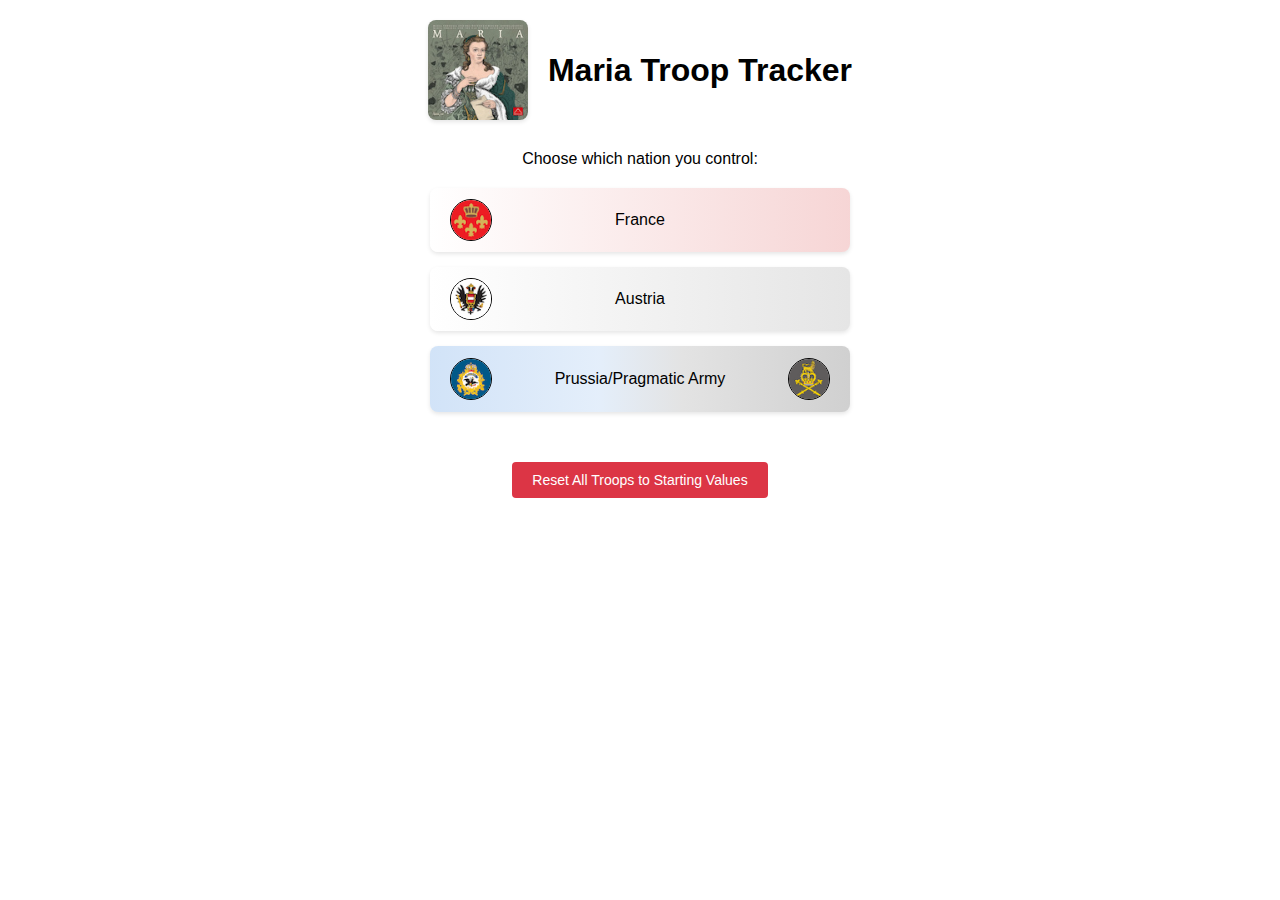
<file: index.html>
<!DOCTYPE html>
<html lang="en">
<head>
    <meta charset="UTF-8">
    <meta name="viewport" content="width=device-width, initial-scale=1.0, maximum-scale=1.0, user-scalable=no">
    <title>Maria Troop Tracker</title>
    <!-- Favicon and home screen icons -->
    <link rel="icon" type="image/png" href="images/icon.png">
    <link rel="apple-touch-icon" href="images/icon.png">
    <link rel="apple-touch-icon" sizes="152x152" href="images/icon.png">
    <link rel="apple-touch-icon" sizes="167x167" href="images/icon-650.png">
    <link rel="apple-touch-icon" sizes="180x180" href="images/icon-650.png">
    <link rel="manifest" href="manifest.json">
    <meta name="apple-mobile-web-app-capable" content="yes">
    <meta name="apple-mobile-web-app-status-bar-style" content="default">
    <meta name="apple-mobile-web-app-title" content="Maria Tracker">
    <meta name="theme-color" content="#FFFFFF">
    <link rel="stylesheet" href="styles/index.css">
</head>
<body>
    <div class="app-header">
        <img src="images/maria-thumbnail.jpg" alt="Maria Game" class="game-logo">
        <h1>Maria Troop Tracker</h1>
    </div>
    <p>Choose which nation you control:</p>
    <div class="nation-select">
        <button class="nation-button" onclick="selectNation('france')">
            <img src="images/role_france.2x.png" alt="France" class="nation-icon">
            <span class="nation-name">France</span>
        </button>
        <button class="nation-button" onclick="selectNation('austria')">
            <img src="images/role_austria.2x.png" alt="Austria" class="nation-icon">
            <span class="nation-name">Austria</span>
        </button>
        <button class="nation-button" onclick="selectNation('prussia')">
            <div class="nation-icons left">
                <img src="images/role_prussia.2x.png" alt="Prussia" class="nation-icon">
            </div>
            <span class="nation-name">Prussia/Pragmatic Army</span>
            <div class="nation-icons right">
                <img src="images/role_pragmatic.2x.png" alt="Pragmatic Army" class="nation-icon">
            </div>
        </button>
    </div>

    <button class="reset-button" onclick="showResetConfirmation()">Reset All Troops to Starting Values</button>

    <!-- Add modal dialog -->
    <div id="confirmModal" class="modal">
        <div class="modal-content">
            <h3>Reset Confirmation</h3>
            <p>Are you sure you want to reset all troops to their starting values? This cannot be undone.</p>
            <div class="modal-buttons">
                <button class="modal-cancel" onclick="closeModal()">Cancel</button>
                <button class="modal-confirm" onclick="resetToStartingValues()">Reset</button>
            </div>
        </div>
    </div>

    <script type="module">
        import { nationGenerals } from './data/nations.js';

        function selectNation(nation) {
            window.location.href = `tracker.html?nation=${nation}`;
        }
        window.selectNation = selectNation;

        function checkNationModifications() {
            const saxonyModifier = localStorage.getItem('saxonyModifier');
            const saxonySwitched = localStorage.getItem('saxonySwitched') === 'true';
            const generalsData = JSON.parse(localStorage.getItem('generalsData') || '{}');
            
            // Check for troop modifications
            const hasModifications = (nation) => {
                if (!generalsData[nation]) return false;
                return Object.entries(generalsData[nation]).some(([general, troops]) => {
                    const originalGeneral = nationGenerals[nation]?.find(g => g.name === general);
                    return (originalGeneral?.troops || 0) !== troops;
                });
            };

            // Add modified class for both Saxony changes and troop modifications
            const austriaButton = document.querySelector('.nation-button[onclick*="austria"]');
            const prussiaButton = document.querySelector('.nation-button[onclick*="prussia"]');
            const franceButton = document.querySelector('.nation-button[onclick*="france"]');

            if (austriaButton) {
                austriaButton.classList.toggle('modified', 
                    (saxonySwitched && saxonyModifier?.toLowerCase() === 'austria') || 
                    hasModifications('Austria') ||
                    (saxonySwitched && hasModifications('Saxony')));
            }
            if (prussiaButton) {
                prussiaButton.classList.toggle('modified', 
                    (saxonySwitched && saxonyModifier?.toLowerCase() === 'prussia') || 
                    hasModifications('Prussia') || 
                    hasModifications('Pragmatic Army') ||
                    (!saxonySwitched && hasModifications('Saxony')));
            }
            if (franceButton) {
                franceButton.classList.toggle('modified', 
                    hasModifications('France') || 
                    hasModifications('Bavaria'));
            }
        }

        function showResetConfirmation() {
            document.getElementById('confirmModal').style.display = 'block';
        }
        window.showResetConfirmation = showResetConfirmation;

        function closeModal() {
            document.getElementById('confirmModal').style.display = 'none';
        }
        window.closeModal = closeModal;

        function resetToStartingValues() {
            localStorage.clear();
            closeModal();
            // Show feedback to user
            alert('All troops have been reset to their starting values!');
            // Update button states after reset
            checkNationModifications();
        }
        window.resetToStartingValues = resetToStartingValues;

        // Close modal if clicking outside
        window.onclick = function(event) {
            const modal = document.getElementById('confirmModal');
            if (event.target === modal) {
                closeModal();
            }
        }

        // Check for modifications when the page loads
        document.addEventListener('DOMContentLoaded', checkNationModifications);
    </script>
</body>
</html>
</file>
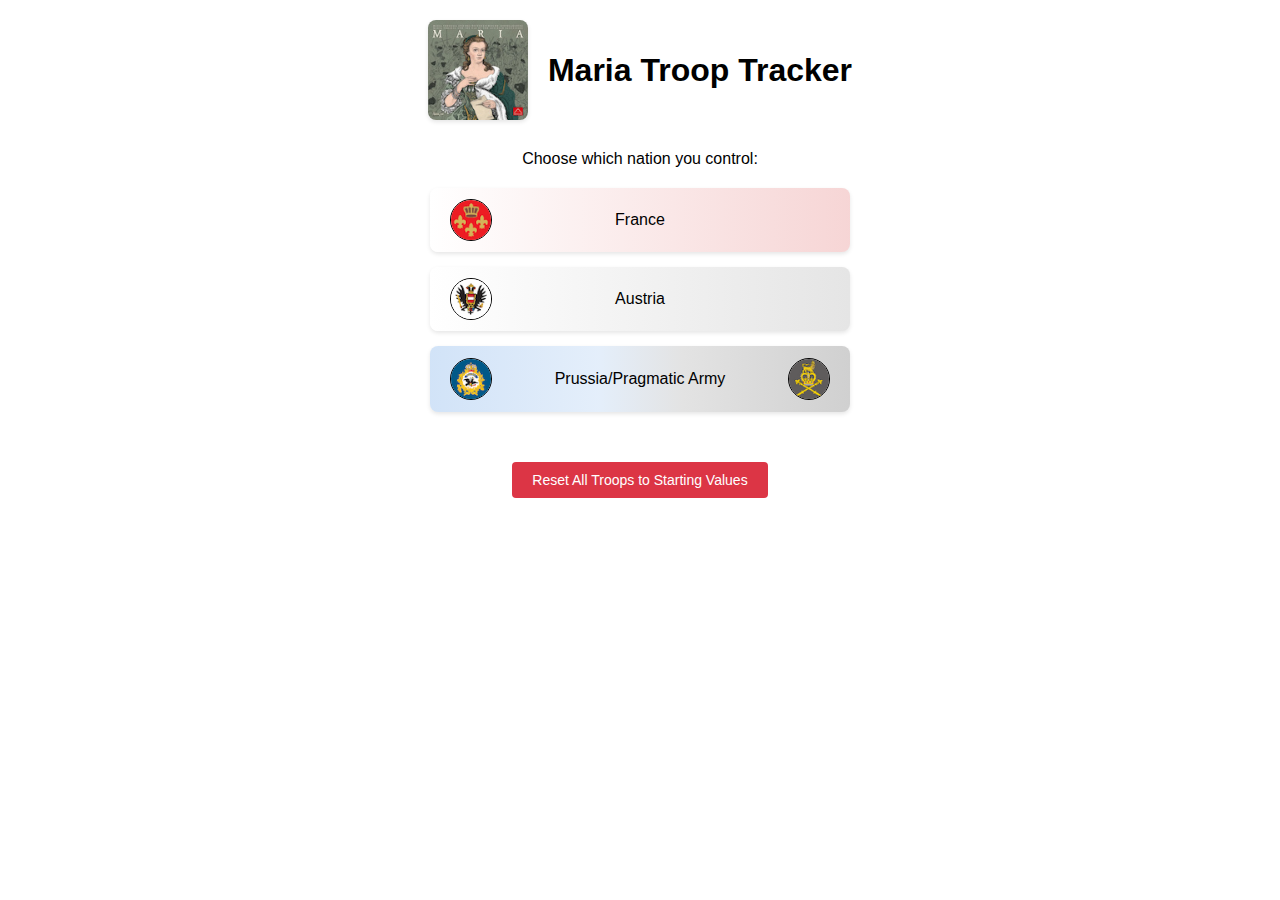
<file: battle.html>
<!DOCTYPE html>
<html lang="en">
<head>
    <meta charset="UTF-8">
    <meta name="viewport" content="width=device-width, initial-scale=1.0">
    <title>Battle Strength - Maria Troop Tracker</title>
    <link rel="icon" type="image/jpeg" href="images/maria-thumbnail.jpg">
    <link rel="stylesheet" href="styles/battle.css">
</head>
<body>
    <a href="#" onclick="clearSelectionsAndGoBack(); return false;" class="back-button">← Back to Troop Tracker</a>
    <h1>Battle Strength</h1>
    
    <div id="battleContainer" class="battle-container">
        <div class="total-strength">
            <h2>Total Battle Strength</h2>
            <div class="strength-number">0</div>
        </div>
        <div id="supremeCommander" class="commander-section">
            <h2>Supreme Commander</h2>
            <div class="general-info"></div>
        </div>
        <div id="subordinateCommander" class="commander-section" style="display: none;">
            <h2>Subordinate Commander</h2>
            <div class="general-info"></div>
        </div>
    </div>

    <script type="module">
        import { getNationId, getNationImageName } from './data/nations.js';

        function clearSelectionsAndGoBack() {
            // Clear battle-related data from localStorage
            localStorage.removeItem('battleGenerals');
            localStorage.removeItem('supremeCommander');
            // Force a reload of the tracker page to ensure it reinitializes
            window.location.href = document.referrer;
        }
        window.clearSelectionsAndGoBack = clearSelectionsAndGoBack;

        document.addEventListener('DOMContentLoaded', () => {
            const battleGenerals = JSON.parse(localStorage.getItem('battleGenerals') || '[]');
            
            if (battleGenerals.length === 0) {
                window.location.href = 'index.html';
                return;
            }

            // Get supreme commander if it was selected for same-rank generals
            const supremeCommander = localStorage.getItem('supremeCommander');
            let generals = [...battleGenerals];

            // If we have a supreme commander selected (for same-rank generals)
            if (supremeCommander && battleGenerals[0].rank === battleGenerals[1]?.rank) {
                const supreme = JSON.parse(supremeCommander);
                generals = battleGenerals.sort((a, b) => {
                    if (a.name === supreme.name) return -1;
                    if (b.name === supreme.name) return 1;
                    return 0;
                });
            } else {
                // Sort generals by rank (lower rank number = higher rank)
                generals.sort((a, b) => a.rank - b.rank);
            }

            // Display supreme commander (first general)
            const supremeDiv = document.querySelector('#supremeCommander .general-info');
            supremeDiv.innerHTML = createGeneralDisplay(generals[0], true, generals[1]?.rank);

            // Display subordinate if exists
            if (generals.length > 1) {
                const subordinateDiv = document.querySelector('#subordinateCommander');
                subordinateDiv.style.display = 'block';
                subordinateDiv.querySelector('.general-info').innerHTML = createGeneralDisplay(generals[1], false, generals[0].rank);
            }

            // Update total strength
            const totalStrength = generals.reduce((sum, general) => sum + general.troops, 0);
            document.querySelector('.strength-number').textContent = totalStrength;
        });

        function createGeneralDisplay(general, isSupreme, otherRank) {
            // Only show supreme commander note if:
            // 1. This is the supreme commander (isSupreme is true)
            // 2. Both generals have the same rank
            // 3. A supreme commander was explicitly selected
            const showSupremeNote = isSupreme && 
                                  general.rank === otherRank && 
                                  localStorage.getItem('supremeCommander');
            
            const nationId = getNationId(general.nation);
            
            return `
                <div class="nation-${nationId}">
                    <div class="general-card">
                        <div class="general-header">
                            <img src="images/role_${getNationImageName(general.nation)}.2x.png" alt="${general.nation}" class="nation-icon">
                            <div class="name-and-rank">
                                <span class="general-name">${general.name}</span>
                                ${general.rank ? `<span class="rank-badge">Rank ${general.rank}</span>` : ''}
                                ${showSupremeNote ? '<span class="supreme-note">user selected supreme commander</span>' : ''}
                            </div>
                        </div>
                        <div class="general-details">
                            <div class="nation-name">${general.nation}</div>
                            <div class="troop-strength">Strength: ${general.troops}</div>
                        </div>
                    </div>
                </div>
            `;
        }
    </script>
</body>
</html>
</file>
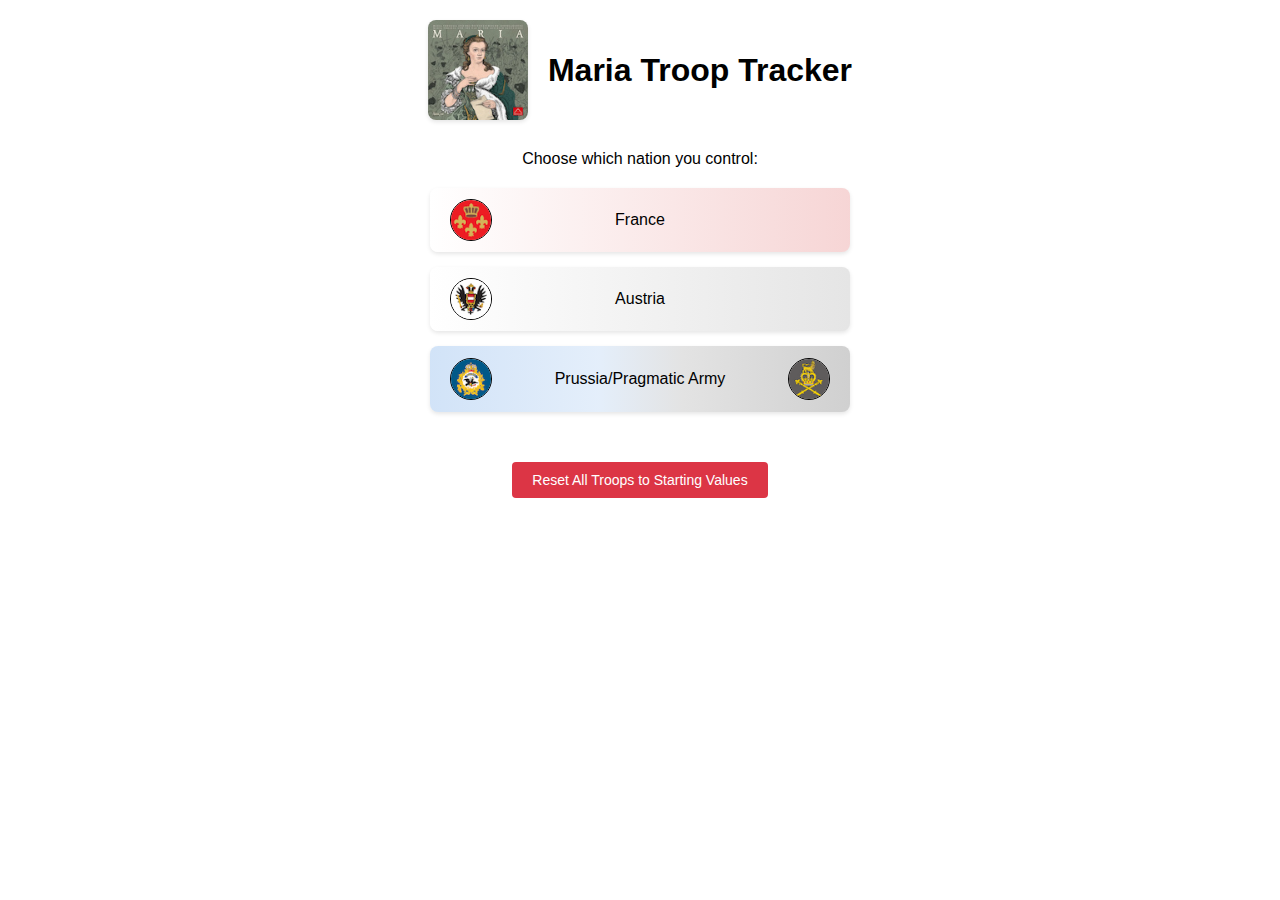
<file: tracker.html>
<!DOCTYPE html>
<html lang="en">
<head>
    <meta charset="UTF-8">
    <meta name="viewport" content="width=device-width, initial-scale=1.0, maximum-scale=1.0, user-scalable=no">
    <title>Maria Troop Tracker</title>
    <link rel="stylesheet" href="styles/tracker.css">
</head>
<body>
    <a href="index.html" class="back-button">← Back to Nation Selection</a>
    <div class="page-header">
        <h1>Troop Tracker</h1>
        <div class="header-buttons">
            <button id="setupModeButton" class="setup-mode-button" onclick="toggleSetup()" style="display: none;">
                Enter Setup Mode
            </button>
            <button id="viewBattleStrength" class="battle-strength-button" onclick="viewBattleStrength()" disabled>
                View Battle Strength
            </button>
        </div>
    </div>
    
    <div id="nationsContainer" class="nations-container"></div>
    <div id="winterScoringContainer" class="winter-scoring-container"></div>

    <!-- Add modal dialog -->
    <div id="confirmModal" class="modal">
        <div class="modal-content">
            <h3 id="modalTitle"></h3>
            <p id="modalMessage"></p>
            <div class="modal-buttons">
                <button class="modal-cancel" onclick="closeModal()">Cancel</button>
                <button id="modalConfirm" class="modal-confirm">Confirm</button>
            </div>
        </div>
    </div>

    <script type="module">
        import { nations, nationGroups, nationGenerals, getNationId, getNationImageName, getNationSetupLimit, getStartingTroops } from './data/nations.js';
        import { initializeWinterScoring, selectYear, recordWinterScores, viewFinalScores } from './js/winter-scoring.js';

        // Get the nation from URL parameters
        const urlParams = new URLSearchParams(window.location.search);
        const mainNation = urlParams.get('nation');

        if (!mainNation) {
            window.location.href = 'index.html';
        }

        // Track if Saxony has switched sides
        let saxonySwitched = localStorage.getItem('saxonySwitched') === 'true';

        const MAX_TROOPS = 8;

        // Setup mode state
        let isSetupMode = localStorage.getItem('setupMode') === 'true';
        let setupModeCompleted = localStorage.getItem('setupModeCompleted') === 'true';

        // Store generals and their troop counts
        let generalsData = JSON.parse(localStorage.getItem('generalsData')) || {};
        
        // Store the initial state for comparison
        let initialGeneralsData = {};
        
        // Initialize all nations with their generals
        Object.entries(nationGenerals).forEach(([nation, generals]) => {
            if (!generalsData[nation]) {
                generalsData[nation] = {};
            }
            if (!initialGeneralsData[nation]) {
                initialGeneralsData[nation] = {};
            }
            
            generals.forEach(general => {
                // Only initialize if the general doesn't exist in generalsData
                if (!(general.name in generalsData[nation])) {
                    // Set to 0 if no starting troops, otherwise use the starting troops
                    generalsData[nation][general.name] = general.troops || 0;
                }
                // Always set initial state
                initialGeneralsData[nation][general.name] = general.troops || 0;
            });
        });

        // Save the initialized data
        localStorage.setItem('generalsData', JSON.stringify(generalsData));
        localStorage.setItem('initialGeneralsData', JSON.stringify(initialGeneralsData));

        // Function to check if current state matches initial state
        function isInitialState() {
            const currentData = JSON.parse(localStorage.getItem('generalsData')) || {};
            const initialData = JSON.parse(localStorage.getItem('initialGeneralsData')) || {};
            
            for (const nation in initialData) {
                for (const general in initialData[nation]) {
                    if (currentData[nation]?.[general] !== initialData[nation][general]) {
                        return false;
                    }
                }
            }
            return true;
        }

        // Function to update setup mode button visibility
        function updateSetupButtonVisibility() {
            const setupButton = document.getElementById('setupModeButton');
            if (isSetupMode || isInitialState()) {
                setupButton.style.display = '';
            } else {
                setupButton.style.display = 'none';
            }
        }

        // Initialize the page
        function initializePage() {
            const nationsContainer = document.getElementById('nationsContainer');
            if (!nationsContainer) {
                console.error('Nations container not found');
                return;
            }

            // Clear the container
            nationsContainer.innerHTML = '';

            const filteredNations = nationGroups[mainNation].filter(nation => {
                // Only filter out Saxony if we're Prussia and it's switched to Austria
                if (nation === 'Saxony') {
                    return !(mainNation === 'prussia' && saxonySwitched);
                }
                return true;
            });
            
            const shouldShowAddButton = 
                (mainNation === 'prussia' && saxonySwitched) || 
                (mainNation === 'austria' && !saxonySwitched);

            // Show/hide setup mode button based on state
            updateSetupButtonVisibility();
            
            // Update setup button state if in setup mode
            if (isSetupMode) {
                const setupButton = document.getElementById('setupModeButton');
                setupButton.textContent = 'Exit Setup Mode';
                setupButton.classList.add('active');
                document.getElementById('viewBattleStrength').style.display = 'none';
            }

            // Create all nation sections and their content
            filteredNations.forEach(nation => {
                const nationId = getNationId(nation);
                const nationSection = document.createElement('div');
                nationSection.className = 'nation-section nation-' + nationId;
                
                const headerContent = `
                    <h2 class="nation-header" id="nation-header-${nationId}">
                        <div class="nation-title">
                            <img src="images/role_${getNationImageName(nation)}.2x.png" alt="${nation}" class="nation-icon">
                            ${nation}
                        </div>
                        ${(nation === 'Austria' || nation === 'Prussia') && shouldShowAddButton ? 
                            `<button class="add-saxony setup-mode-hidden" onclick="addSaxonyToNation('${nation}')">
                                Add Saxony
                            </button>` : ''}
                        ${nation === 'Saxony' ? 
                            `<button class="saxony-control setup-mode-hidden" onclick="removeSaxony()">
                                Remove Saxony
                            </button>` : ''}
                    </h2>
                    <div class="troop-total">Total Troops: <span class="troop-total-number" id="total_${nationId}">0</span></div>
                `;

                const generalsContent = `
                    <div id="generalsList_${nationId}">
                        ${(nationGenerals[nation] || []).map(general => {
                            const currentCount = generalsData[nation]?.[general.name] || general.troops || 0;
                            const isEliminated = !isSetupMode && currentCount === 0;
                            const isDisabled = isSetupMode && (nation === 'Bavaria' || nation === 'Saxony');
                            const isDecrementDisabled = isDisabled;
                            
                            return `
                                <div class="general ${isEliminated ? 'eliminated' : ''}" data-general="${general.name}" data-nation="${nation}" data-rank="${general.rank}">
                                    ${!isSetupMode ? `
                                    <div class="general-select">
                                        <input type="checkbox" 
                                               onchange="handleGeneralSelection(this)"
                                               ${isEliminated ? 'disabled' : ''}>
                                    </div>
                                    ` : ''}
                                    <div class="general-info">
                                        <div class="general-name">
                                            <span class="rank-number">${general.rank}</span>
                                            ${general.name}
                                        </div>
                                        ${isSetupMode && general.startingPosition ? `<div class="starting-position">Starting position: ${general.startingPosition}</div>` : ''}
                                    </div>
                                    <div class="troop-controls">
                                        <button onclick="updateTroops('${nation}', '${general.name}', -1)" ${isDecrementDisabled ? 'disabled' : ''}>-</button>
                                        <span class="troop-count">${currentCount}</span>
                                        <button onclick="updateTroops('${nation}', '${general.name}', 1)" ${isDisabled ? 'disabled' : ''}>+</button>
                                        <span class="max-troops">/ ${MAX_TROOPS}</span>
                                    </div>
                                </div>
                            `;
                        }).join('')}
                    </div>
                `;

                const setupInfoContent = `
                    <div class="setup-info">
                        <div class="info-item">
                            <span class="info-label">Supply train${(() => {
                                const nationData = nations[nation];
                                if (!nationData?.supplyTrains) return '';
                                return nationData.supplyTrains.length > 1 ? 's' : '';
                            })()}:</span>
                            <span class="info-value">${(() => {
                                const nationData = nations[nation];
                                if (!nationData?.supplyTrains) return '';
                                return nationData.supplyTrains.join(', ');
                            })()}</span>
                        </div>
                        <div class="info-item">
                            <span class="info-label">Starting Cards:</span>
                            <span class="info-value">${nations[nation]?.startingCards || '0'}</span>
                        </div>
                        <div class="info-item">
                            <span class="info-label">Card Draw:</span>
                            <span class="info-value">${nations[nation]?.cardDraw || '0'}</span>
                        </div>
                    </div>
                `;

                nationSection.innerHTML = headerContent + generalsContent + setupInfoContent;
                nationsContainer.appendChild(nationSection);
            });

            // Add Saxony section if needed
            if (mainNation === 'austria' && saxonySwitched) {
                const saxonySection = document.createElement('div');
                saxonySection.className = 'nation-section nation-saxony';
                
                const headerContent = `
                    <h2 class="nation-header">
                        <div class="nation-title">
                            <img src="images/role_saxony.2x.png" alt="Saxony" class="nation-icon">
                            Saxony
                        </div>
                        <button class="saxony-control setup-mode-hidden" onclick="removeSaxony()">Remove Saxony</button>
                    </h2>
                    <div class="troop-total">Total Troops: <span class="troop-total-number" id="total_Saxony">0</span></div>
                `;

                const generalsContent = `
                    <div id="generalsList_Saxony">
                        ${nationGenerals['Saxony'].map(general => {
                            const currentCount = generalsData['Saxony']?.[general.name] || general.troops || 0;
                            const isEliminated = !isSetupMode && currentCount === 0;
                            const isDisabled = isSetupMode && (nation === 'Bavaria' || nation === 'Saxony');
                            const isDecrementDisabled = isDisabled;
                            
                            return `
                                <div class="general ${isEliminated ? 'eliminated' : ''}" data-general="${general.name}" data-nation="Saxony" data-rank="${general.rank}">
                                    ${!isSetupMode ? `
                                    <div class="general-select">
                                        <input type="checkbox" 
                                               onchange="handleGeneralSelection(this)"
                                               ${isEliminated ? 'disabled' : ''}>
                                    </div>
                                    ` : ''}
                                    <div class="general-info">
                                        <div class="general-name">
                                            <span class="rank-number">${general.rank}</span>
                                            ${general.name}
                                        </div>
                                        ${isSetupMode && general.startingPosition ? `<div class="starting-position">Starting position: ${general.startingPosition}</div>` : ''}
                                    </div>
                                    <div class="troop-controls">
                                        <button onclick="updateTroops('Saxony', '${general.name}', -1)" ${isDecrementDisabled ? 'disabled' : ''}>-</button>
                                        <span class="troop-count">${currentCount}</span>
                                        <button onclick="updateTroops('Saxony', '${general.name}', 1)" ${isDisabled ? 'disabled' : ''}>+</button>
                                        <span class="max-troops">/ ${MAX_TROOPS}</span>
                                    </div>
                                </div>
                            `;
                        }).join('')}
                    </div>
                `;

                saxonySection.innerHTML = headerContent + generalsContent;
                nationsContainer.appendChild(saxonySection);
            }

            // Update all nation totals
            filteredNations.forEach(nation => {
                updateNationTotal(nation);
            });
            if (mainNation === 'austria' && saxonySwitched) {
                updateNationTotal('Saxony');
            }

            // Clear any previous general selections after content is created
            const checkboxes = document.querySelectorAll('.general-select input[type="checkbox"]');
            checkboxes.forEach(checkbox => checkbox.checked = false);
            selectedGenerals = [];
            document.getElementById('viewBattleStrength').disabled = true;
        }

        function updateTroops(nation, general, change) {
            const nationId = getNationId(nation);
            const generalElement = document.querySelector(`#generalsList_${nationId} .general[data-general="${general}"]`);
            if (!generalElement) return;
            
            const countElement = generalElement.querySelector('.troop-count');
            const currentCount = parseInt(countElement.textContent);
            const generalData = nationGenerals[nation].find(g => g.name === general);
            const startingTroops = generalData?.troops || 0;
            
            // Setup mode restrictions
            if (isSetupMode) {
                // Bavaria and Saxony cannot be changed in setup mode
                if (nation === 'Bavaria' || nation === 'Saxony') {
                    return;
                }

                // Cannot decrease below starting troops in setup mode
                if (change < 0 && currentCount <= startingTroops) {
                    return;
                }
                
                // Check nation's total troop limit
                const setupLimit = getNationSetupLimit(nation);
                const nationTotal = Object.values(generalsData[nation] || {}).reduce((sum, count) => sum + count, 0);
                
                if (change > 0 && nationTotal + change > setupLimit) {
                    return;
                }
            } else {
                // Outside of setup mode, only prevent going below 0
                if (change < 0 && currentCount <= 0) {
                    return;
                }
            }
            
            // Calculate new count - allow going to 0 outside setup mode
            const newCount = Math.max(0, Math.min(MAX_TROOPS, currentCount + change));
            
            // Update the display
            countElement.textContent = newCount;
            
            // Update button disabled state
            const decrementButton = generalElement.querySelector('.troop-controls button:first-child');
            decrementButton.disabled = newCount <= 0 || (isSetupMode && newCount <= startingTroops);
            
            // Update eliminated status and checkbox if not in setup mode
            if (!isSetupMode) {
                const checkbox = generalElement.querySelector('input[type="checkbox"]');
                if (newCount === 0) {
                    generalElement.classList.add('eliminated');
                    checkbox.disabled = true;
                    checkbox.checked = false;
                    // Remove from selected generals if was selected
                    selectedGenerals = selectedGenerals.filter(g => g.name !== general);
                } else if (currentCount === 0) {
                    // Only remove eliminated status if coming from 0
                    generalElement.classList.remove('eliminated');
                    checkbox.disabled = false;
                }
            }

            // Store the data
            if (!generalsData[nation]) {
                generalsData[nation] = {};
            }
            generalsData[nation][general] = newCount;

            // Update the nation's total
            updateNationTotal(nation);
            
            // Save to localStorage
            localStorage.setItem('generalsData', JSON.stringify(generalsData));
            
            // Update battle strength button state if not in setup mode
            if (!isSetupMode) {
                document.getElementById('viewBattleStrength').disabled = selectedGenerals.length === 0;
            }

            // Update setup button visibility
            updateSetupButtonVisibility();
        }

        function updateTroopDisplay(nation, general, count) {
            const nationId = getNationId(nation);
            const generalElement = document.querySelector(`#generalsList_${nationId} .general[data-general="${general}"]`);
            const countElement = generalElement.querySelector('.troop-count');
            
            countElement.textContent = count;
            
            // Update eliminated status
            if (count === 0) {
                generalElement.classList.add('eliminated');
            } else {
                generalElement.classList.remove('eliminated');
            }

            // Store the data
            if (!generalsData[nation]) {
                generalsData[nation] = {};
            }
            generalsData[nation][general] = count;

            // Update the nation's total
            updateNationTotal(nation);
        }

        function updateNationTotal(nation) {
            const nationId = getNationId(nation);
            const totalElement = document.getElementById(`total_${nationId}`);
                const total = Object.values(generalsData[nation] || {}).reduce((sum, count) => sum + count, 0);
            
            if (isSetupMode && nation !== 'Bavaria' && nation !== 'Saxony') {
                const setupLimit = getNationSetupLimit(nation);
                totalElement.textContent = `${total}/${setupLimit}`;
            } else {
                totalElement.textContent = total;
            }
        }

        function saveGeneralsData() {
            localStorage.setItem('generalsData', JSON.stringify(generalsData));
        }

        function showModal(title, message, onConfirm) {
            const modal = document.getElementById('confirmModal');
            const modalTitle = document.getElementById('modalTitle');
            const modalMessage = document.getElementById('modalMessage');
            const confirmButton = document.getElementById('modalConfirm');

            modalTitle.textContent = title;
            modalMessage.textContent = message;
            confirmButton.onclick = () => {
                modal.classList.remove('show');
                onConfirm();
            };
            
            modal.classList.add('show');
        }

        function closeModal() {
            const modal = document.getElementById('confirmModal');
            modal.classList.remove('show');
        }

        function removeSaxony() {
            const message = mainNation === 'prussia' ? 
                'Are you sure you want to remove Saxony? It will become available to Austria.' :
                'Are you sure you want to remove Saxony? It will return to Prussia.';
            
            showModal(
                'Remove Saxony',
                message,
                () => {
                    const isFromPrussia = mainNation === 'prussia';
                    localStorage.setItem('saxonySwitched', isFromPrussia);
                    localStorage.setItem('saxonyModifier', isFromPrussia ? 'Prussia' : 'Austria');
                    window.location.reload();
                }
            );
        }

        function addSaxonyToNation(nation) {
            showModal(
                'Add Saxony',
                `Add Saxony to ${nation}?`,
                () => {
                    localStorage.setItem('saxonySwitched', nation === 'Austria');
                    localStorage.setItem('saxonyModifier', nation);
                    window.location.reload();
                }
            );
        }

        // Track selected generals
        let selectedGenerals = [];

        function handleGeneralSelection(checkbox) {
            const generalDiv = checkbox.closest('.general');
            const generalName = generalDiv.dataset.general;
            const nation = generalDiv.dataset.nation;
            const rank = parseInt(generalDiv.dataset.rank);
            const troops = parseInt(generalDiv.querySelector('.troop-count').textContent);

            if (checkbox.checked) {
                // Check if we can add this general
                if (selectedGenerals.length >= 2) {
                    checkbox.checked = false;
                    alert('You can only select up to two generals');
                    return;
                }

                // Check Prussia/Pragmatic Army restrictions
                const isPrag = nation === 'Pragmatic Army';
                const isPrusOrSax = nation === 'Prussia' || nation === 'Saxony';
                const hasPrag = selectedGenerals.some(g => g.nation === 'Pragmatic Army');
                const hasPrusOrSax = selectedGenerals.some(g => g.nation === 'Prussia' || g.nation === 'Saxony');

                if ((isPrag && hasPrusOrSax) || (isPrusOrSax && hasPrag)) {
                    checkbox.checked = false;
                    alert('Pragmatic Army cannot be combined with Prussia or Saxony');
                    return;
                }

                selectedGenerals.push({ name: generalName, nation, rank, troops });
            } else {
                selectedGenerals = selectedGenerals.filter(g => g.name !== generalName);
            }

            // Clear any previous supreme commander selection when changing generals
            localStorage.removeItem('supremeCommander');
            localStorage.removeItem('battleGenerals');

            // Enable/disable the View Battle Strength button
            document.getElementById('viewBattleStrength').disabled = selectedGenerals.length === 0;
        }

        function showSupremeCommanderModal() {
            const modal = document.createElement('div');
            modal.id = 'supremeCommanderModal';
            modal.className = 'modal';
            modal.innerHTML = `
                <div class="modal-content">
                    <h3>Select Supreme Commander</h3>
                    <p>Both generals have the same rank. Please select who will be the supreme commander:</p>
                    <div class="modal-buttons">
                        ${selectedGenerals.map((general, index) => `
                            <button onclick="selectSupremeCommander(${index})" class="modal-button">
                                ${general.name} (${general.nation})
                            </button>
                        `).join('')}
                    </div>
                </div>
            `;
            document.body.appendChild(modal);
            modal.classList.add('show');
        }

        function selectSupremeCommander(index) {
            const supremeCommander = selectedGenerals[index];
            localStorage.setItem('supremeCommander', JSON.stringify(supremeCommander));
            document.getElementById('supremeCommanderModal').remove();
            // After selecting supreme commander, proceed to battle page
            window.location.href = 'battle.html';
        }

        function viewBattleStrength() {
            if (selectedGenerals.length === 0) return;

            // Store selected generals in localStorage
            localStorage.setItem('battleGenerals', JSON.stringify(selectedGenerals));

            // Check if we need a supreme commander selection
            if (selectedGenerals.length === 2 && selectedGenerals[0].rank === selectedGenerals[1].rank) {
                showSupremeCommanderModal();
                return;
            }

            // If no supreme commander needed, clear any previous selection
            localStorage.removeItem('supremeCommander');
            
            // Navigate to battle strength page
            window.location.href = 'battle.html';
        }

        // Setup mode functionality
        function toggleSetup() {
            const setupButton = document.getElementById('setupModeButton');
            const battleButton = document.getElementById('viewBattleStrength');
            
            if (!isSetupMode) {
                // Enter setup mode
                isSetupMode = true;
                setupButton.textContent = 'Exit Setup Mode';
                setupButton.classList.add('active');
                battleButton.style.display = 'none';
                localStorage.setItem('setupMode', 'true');
                document.body.classList.add('setup-mode');
                initializePage();
            } else {
                // Exit setup mode
                exitSetupMode();
            }
        }

        function exitSetupMode() {
            // Check for incomplete troop assignments
            let hasZeroTroops = false;
            let hasUnusedTroops = false;
            let warningMessage = '';

            // Only check nations relevant to the user's selected main nation
            const relevantNations = nationGroups[mainNation].filter(nation => {
                // Only filter out Saxony if we're Prussia and it's switched to Austria
                if (nation === 'Saxony') {
                    return !(mainNation === 'prussia' && saxonySwitched);
                }
                return true;
            });

            relevantNations.forEach(nation => {
                if (nation === 'Bavaria' || nation === 'Saxony') return; // Skip these nations

                const setupLimit = getNationSetupLimit(nation);
                const currentTotal = Object.values(generalsData[nation] || {}).reduce((sum, count) => sum + count, 0);
                
                // Check for zero troops
                nationGenerals[nation].forEach(general => {
                    if ((generalsData[nation]?.[general.name] || 0) === 0) {
                        hasZeroTroops = true;
                    }
                });

                // Check for unused troops
                if (currentTotal < setupLimit) {
                    hasUnusedTroops = true;
                }
            });

            if (hasZeroTroops && hasUnusedTroops) {
                warningMessage = 'Some generals have zero troops and some nations have unused troops. Are you sure you want to exit setup mode?';
            } else if (hasZeroTroops) {
                warningMessage = 'Some generals have zero troops. Are you sure you want to exit setup mode?';
            } else if (hasUnusedTroops) {
                warningMessage = 'Some nations have unused troops. Are you sure you want to exit setup mode?';
            }

            if (warningMessage) {
                showModal(
                    'Exit Setup Mode',
                    warningMessage,
                    () => {
                        completeExitSetupMode();
                    }
                );
                return;
            }

            completeExitSetupMode();
        }

        function completeExitSetupMode() {
            const setupButton = document.getElementById('setupModeButton');
            const battleButton = document.getElementById('viewBattleStrength');
            
            isSetupMode = false;
            setupButton.textContent = 'Enter Setup Mode';
            setupButton.classList.remove('active');
            battleButton.style.display = 'block';
            localStorage.removeItem('setupMode');
            setupModeCompleted = true;
            localStorage.setItem('setupModeCompleted', 'true');
            document.body.classList.remove('setup-mode');

            initializePage();
            updateSetupButtonVisibility();
        }

        function updateAllNations() {
            // Update UI to reflect setup mode state
            Object.keys(nationGenerals).forEach(nation => {
                const nationId = getNationId(nation);
                const setupLimit = getNationSetupLimit(nation);
                const currentTotal = Object.values(generalsData[nation] || {}).reduce((sum, count) => sum + count, 0);
                const totalElement = document.getElementById(`total_${nationId}`);
                
                if (totalElement) {
                    if (isSetupMode && nation !== 'Bavaria' && nation !== 'Saxony') {
                        totalElement.textContent = `${currentTotal}/${setupLimit}`;
                    } else {
                        totalElement.textContent = currentTotal;
                    }
                }
            });
        }

        // Make functions available globally
        window.toggleSetup = toggleSetup;
        window.exitSetupMode = exitSetupMode;
        window.updateTroops = updateTroops;
        window.handleGeneralSelection = handleGeneralSelection;
        window.viewBattleStrength = viewBattleStrength;
        window.selectSupremeCommander = selectSupremeCommander;
        window.removeSaxony = removeSaxony;
        window.addSaxonyToNation = addSaxonyToNation;
        window.selectYear = selectYear;
        window.recordWinterScores = recordWinterScores;
        window.viewFinalScores = viewFinalScores;
        window.closeModal = closeModal;
        window.initializePage = initializePage;

        // Initialize the page when loaded
        document.addEventListener('DOMContentLoaded', () => {
            // Clear any previous general selections
            selectedGenerals = [];
            
            // Initialize winter scoring
            initializeWinterScoring();
            
            // Initialize the page
            initializePage();
        });
    </script>
</body>
</html>
</file>
<file: styles/index.css>
body {
    font-family: Arial, sans-serif;
    max-width: 600px;
    margin: 20px auto;
    padding: 0 20px;
    text-align: center;
}

.nation-select {
    margin: 20px 0;
    display: flex;
    flex-direction: column;
    gap: 15px;
    align-items: center;
}

.nation-button {
    width: 420px;
    padding: 12px 20px;
    font-size: 16px;
    border: none;
    background: white;
    border-radius: 8px;
    cursor: pointer;
    transition: all 0.2s;
    display: flex;
    align-items: center;
    gap: 12px;
    box-shadow: 0 2px 4px rgba(0,0,0,0.1);
    min-height: 64px;
    box-sizing: border-box;
}

/* Modified state borders for each nation */
.nation-button[onclick*="france"].modified {
    border: 4px solid #d42f2f;
    box-shadow: 0 2px 4px rgba(212, 47, 47, 0.2);
}

.nation-button[onclick*="austria"].modified {
    border: 4px solid #444444;
    box-shadow: 0 2px 4px rgba(0, 0, 0, 0.2);
}

.nation-button[onclick*="prussia"].modified {
    border: 4px solid #4a90e2;
    box-shadow: 0 2px 4px rgba(74, 144, 226, 0.2);
}

/* Update hover states for modified buttons */
.nation-button[onclick*="france"].modified:hover {
    transform: translateY(-2px);
    box-shadow: 0 4px 8px rgba(212, 47, 47, 0.3);
}

.nation-button[onclick*="austria"].modified:hover {
    transform: translateY(-2px);
    box-shadow: 0 4px 8px rgba(0, 0, 0, 0.3);
}

.nation-button[onclick*="prussia"].modified:hover {
    transform: translateY(-2px);
    box-shadow: 0 4px 8px rgba(74, 144, 226, 0.3);
}

/* Single-nation button styling */
.nation-button[onclick*="france"], .nation-button[onclick*="austria"] {
    position: relative;
    justify-content: center;
}

.nation-button[onclick*="france"] .nation-icon,
.nation-button[onclick*="austria"] .nation-icon {
    position: absolute;
    left: 20px;
}

.nation-name {
    font-weight: 500;
    white-space: nowrap;
    overflow: hidden;
    text-overflow: ellipsis;
    text-align: center;
    flex: 1;
    padding: 0 40px;
}

/* Nation-specific colors */
.nation-button[onclick*="france"] {
    background: linear-gradient(to right, #fff, rgba(212, 47, 47, 0.2));
}

.nation-button[onclick*="austria"] {
    background: linear-gradient(to right, #fff, rgba(0, 0, 0, 0.1));
}

.nation-button[onclick*="prussia"] {
    padding: 12px 20px;
    background: linear-gradient(90deg, 
        rgba(74, 144, 226, 0.25) 0%,
        rgba(74, 144, 226, 0.15) 40%,
        rgba(68, 68, 68, 0.15) 60%,
        rgba(68, 68, 68, 0.25) 100%
    );
}

.nation-button[onclick*="prussia"] .nation-name {
    order: 2;
}

.nation-icon {
    width: 40px;
    height: 40px;
    object-fit: contain;
    border-radius: 50%;
    border: 1px solid black;
    flex-shrink: 0;
}

.nation-icons {
    display: flex;
    gap: 8px;
    justify-content: center;
    flex-shrink: 0;
}

.nation-icons.left {
    order: 1;
}

.nation-icons.right {
    order: 3;
}

.nation-button:hover {
    transform: translateY(-2px);
    box-shadow: 0 4px 8px rgba(0,0,0,0.15);
}

.nation-button:hover[onclick*="france"] {
    background: linear-gradient(to right, #fff, rgba(212, 47, 47, 0.3));
}

.nation-button:hover[onclick*="austria"] {
    background: linear-gradient(to right, #fff, rgba(0, 0, 0, 0.15));
}

.nation-button:hover[onclick*="prussia"] {
    background: linear-gradient(90deg, 
        rgba(74, 144, 226, 0.35) 0%,
        rgba(74, 144, 226, 0.25) 40%,
        rgba(68, 68, 68, 0.25) 60%,
        rgba(68, 68, 68, 0.35) 100%
    );
}

.reset-button {
    margin-top: 30px;
    padding: 10px 20px;
    background: #dc3545;
    color: white;
    border: none;
    border-radius: 4px;
    cursor: pointer;
    font-size: 14px;
}

.reset-button:hover {
    background: #c82333;
}

/* Modal styles */
.modal {
    display: none;
    position: fixed;
    top: 0;
    left: 0;
    width: 100%;
    height: 100%;
    background-color: rgba(0, 0, 0, 0.5);
    z-index: 1000;
}

.modal-content {
    position: fixed;
    top: 50%;
    left: 50%;
    transform: translate(-50%, -50%);
    background-color: white;
    padding: 20px;
    border-radius: 8px;
    box-shadow: 0 2px 10px rgba(0, 0, 0, 0.1);
    text-align: center;
    max-width: 400px;
    width: 90%;
}

.modal-buttons {
    margin-top: 20px;
    display: flex;
    justify-content: center;
    gap: 10px;
}

.modal-confirm {
    background-color: #dc3545;
    color: white;
    border: none;
    padding: 8px 16px;
    border-radius: 4px;
    cursor: pointer;
}

.modal-cancel {
    background-color: #6c757d;
    color: white;
    border: none;
    padding: 8px 16px;
    border-radius: 4px;
    cursor: pointer;
}

.app-header {
    display: flex;
    align-items: center;
    justify-content: center;
    gap: 20px;
    margin-bottom: 30px;
}

.game-logo {
    width: 100px;
    height: 100px;
    object-fit: cover;
    border-radius: 8px;
    box-shadow: 0 2px 4px rgba(0,0,0,0.1);
}
</file>
<file: styles/battle.css>
body {
    font-family: Arial, sans-serif;
    max-width: 800px;
    margin: 20px auto;
    padding: 0 20px;
}

.back-button {
    display: inline-block;
    margin-bottom: 20px;
    color: #666;
    text-decoration: none;
    font-size: 16px;
}

.back-button:hover {
    color: #333;
}

h1 {
    text-align: center;
    margin-bottom: 30px;
}

.battle-container {
    display: flex;
    flex-direction: column;
    gap: 30px;
}

.commander-section {
    background: white;
    border-radius: 8px;
    padding: 20px;
    box-shadow: 0 2px 4px rgba(0,0,0,0.1);
}

/* Nation-specific styling */
.nation-france .general-card {
    border: 1px solid #d42f2f;
    background-color: rgba(212, 47, 47, 0.05);
    border-radius: 8px;
    padding: 15px;
}

.nation-austria .general-card {
    border: 1px solid #000000;
    background-color: rgba(255, 255, 255, 0.05);
    border-radius: 8px;
    padding: 15px;
}

.nation-prussia .general-card {
    border: 1px solid #4a90e2;
    background-color: rgba(74, 144, 226, 0.05);
    border-radius: 8px;
    padding: 15px;
}

.nation-bavaria .general-card {
    border: 1px solid #e3a012;
    background-color: rgba(227, 160, 18, 0.05);
    border-radius: 8px;
    padding: 15px;
}

.nation-pragmatic .general-card {
    border: 1px solid #444444;
    background-color: rgba(68, 68, 68, 0.05);
    border-radius: 8px;
    padding: 15px;
}

.nation-saxony .general-card {
    border: 1px solid #50c878;
    background-color: rgba(80, 200, 120, 0.05);
    border-radius: 8px;
    padding: 15px;
}

.commander-section h2 {
    margin: 0 0 15px 0;
    color: #333;
    font-size: 1.2em;
}

.general-card {
    display: flex;
    flex-direction: column;
    gap: 10px;
}

.general-header {
    display: flex;
    align-items: flex-start;
    gap: 15px;
}

.name-and-rank {
    display: flex;
    align-items: center;
    flex-wrap: wrap;
    gap: 8px;
}

.nation-icon {
    width: 40px;
    height: 40px;
    object-fit: contain;
    border-radius: 50%;
    border: 1px solid black;
    flex-shrink: 0;
}

.general-name {
    font-size: 1.2em;
    font-weight: 500;
}

.general-details {
    display: flex;
    justify-content: space-between;
    align-items: center;
    padding: 10px;
    background: #f8f9fa;
    border-radius: 4px;
}

.nation-name {
    color: #666;
}

.troop-strength {
    font-weight: bold;
    color: #2196F3;
    min-width: 100px;
    text-align: right;
}

.total-strength {
    text-align: center;
    padding: 20px;
    background: #e3f2fd;
    border-radius: 8px;
    margin-bottom: 20px;
    box-shadow: 0 2px 4px rgba(0,0,0,0.1);
}

.total-strength h2 {
    margin: 0 0 10px 0;
    color: #1976D2;
    font-size: 1.4em;
}

.strength-number {
    font-size: 2.5em;
    font-weight: bold;
    color: #1976D2;
}

.rank-badge {
    background: #f0f0f0;
    padding: 4px 8px;
    border-radius: 4px;
    font-size: 0.9em;
    color: #666;
}

.supreme-note {
    color: #2e7d32;
    font-style: italic;
    font-size: 0.9em;
}
</file>
<file: styles/tracker.css>
body {
    font-family: Arial, sans-serif;
    max-width: 1200px;
    margin: 20px auto;
    padding: 0 20px;
}

.back-button {
    display: inline-block;
    margin-bottom: 20px;
    text-decoration: none;
    color: #666;
    padding: 5px 10px;
    border: 1px solid #ccc;
    border-radius: 4px;
}

.back-button:hover {
    background: #f0f0f0;
}

.page-header {
    display: flex;
    flex-direction: column;
    gap: 20px;
    margin-bottom: 30px;
}

@media (min-width: 769px) {
    .page-header {
        flex-direction: row;
        justify-content: space-between;
        align-items: center;
    }

    h1 {
        margin: 0;
    }
}

.battle-strength-container {
    display: flex;
    justify-content: center;
}

.battle-strength-button {
    padding: 12px 24px;
    font-size: 16px;
    background-color: #4CAF50;
    color: white;
    border: none;
    border-radius: 4px;
    cursor: pointer;
    min-width: 200px;
}

.battle-strength-button:disabled {
    background-color: #cccccc;
    cursor: not-allowed;
}

.nations-container {
    display: grid;
    grid-template-columns: repeat(auto-fit, minmax(350px, 1fr));
    gap: 20px;
}

@media (max-width: 768px) {
    .nations-container {
        grid-template-columns: 1fr;
    }
}

.input-group {
    margin: 20px 0;
    display: flex;
    gap: 10px;
}

input {
    padding: 8px;
    font-size: 16px;
    flex-grow: 1;
}

button {
    padding: 8px 16px;
    cursor: pointer;
}

.unit {
    display: flex;
    align-items: center;
    padding: 10px;
    margin: 10px 0;
    background: #f5f5f5;
    border-radius: 4px;
}

.unit-name {
    flex-grow: 1;
}

.count {
    margin: 0 10px;
    min-width: 40px;
    text-align: center;
}

.nation-section {
    margin: 0;
    border: 1px solid #ccc;
    padding: 15px;
    border-radius: 4px;
    min-width: 0; /* Allows content to shrink below min-content */
}

/* Nation-specific styling */
.nation-france {
    border-color: #d42f2f;
    background-color: rgba(212, 47, 47, 0.05);
}

.nation-austria {
    border-color: #000000;
    background-color: rgba(255, 255, 255, 0.05);
}

.nation-prussia {
    border-color: #4a90e2;
    background-color: rgba(74, 144, 226, 0.05);
}

.nation-bavaria {
    border-color: #e3a012;
    background-color: rgba(227, 160, 18, 0.05);
}

.nation-pragmatic {
    border-color: #444444;
    background-color: rgba(68, 68, 68, 0.05);
}

.nation-saxony {
    border-color: #50c878;
    background-color: rgba(80, 200, 120, 0.05);
}

.nation-header {
    margin-top: 0;
    color: #333;
    border-bottom: 2px solid #eee;
    padding-bottom: 10px;
    display: flex;
    justify-content: space-between;
    align-items: center;
    flex-wrap: wrap;
    gap: 10px;
}

.troop-total {
    margin: 5px 0 15px;
    padding: 8px;
    background: #f8f9fa;
    border-radius: 4px;
    font-size: 0.9em;
    color: #666;
}

.troop-total-number {
    font-weight: bold;
    color: #333;
}

.nation-title {
    display: flex;
    align-items: center;
    gap: 10px;
    min-width: 0;
    flex: 1;
}

.nation-title img {
    flex-shrink: 0;
}

.nation-icon {
    width: 32px;
    height: 32px;
    object-fit: contain;
    border-radius: 50%;
    border: 1px solid black;
}

.saxony-control, .add-saxony {
    padding: 5px 10px;
    color: white;
    border: none;
    border-radius: 4px;
    cursor: pointer;
    font-size: 14px;
    flex-shrink: 0;
}

.saxony-control {
    background: #dc3545;
}

.add-saxony {
    background: #28a745;
}

.saxony-control:disabled, .add-saxony:disabled {
    opacity: 0.5;
    cursor: not-allowed;
}

/* Modal styles */
.modal {
    display: none;
    position: fixed;
    top: 0;
    left: 0;
    width: 100%;
    height: 100%;
    background-color: rgba(0, 0, 0, 0.5);
    z-index: 1000;
}

.modal.show {
    display: flex;
    justify-content: center;
    align-items: center;
}

.modal-content {
    background-color: white;
    padding: 20px;
    border-radius: 8px;
    box-shadow: 0 2px 4px rgba(0, 0, 0, 0.1);
    max-width: 400px;
    width: 90%;
    position: relative;
}

.modal h3 {
    margin: 0 0 15px 0;
    color: #333;
    font-size: 1.2em;
}

.modal p {
    margin: 0 0 20px 0;
    color: #666;
    line-height: 1.4;
}

.modal-buttons {
    display: flex;
    justify-content: flex-end;
    gap: 10px;
}

.modal-cancel,
.modal-confirm,
.modal-button {
    padding: 8px 16px;
    border: none;
    border-radius: 4px;
    cursor: pointer;
    font-size: 14px;
    min-width: 80px;
}

.modal-cancel {
    background-color: #f0f0f0;
    color: #333;
    border: 1px solid #ddd;
}

.modal-confirm,
.modal-button {
    background-color: #4CAF50;
    color: white;
}

.modal-cancel:hover {
    background-color: #e0e0e0;
}

.modal-confirm:hover,
.modal-button:hover {
    background-color: #45a049;
}

.modal-cancel:disabled,
.modal-confirm:disabled,
.modal-button:disabled {
    opacity: 0.5;
    cursor: not-allowed;
}

/* General styles */
.general {
    display: flex;
    align-items: center;
    padding: 8px;
    border-bottom: 1px solid #eee;
    gap: 8px;
}

.general.eliminated .general-name {
    opacity: 0.5;
}

.general-name {
    display: flex;
    align-items: center;
    gap: 8px;
    font-weight: bold;
    min-width: 0;
}

.rank-number {
    flex-shrink: 0;
    background: #f0f0f0;
    padding: 2px 6px;
    border-radius: 3px;
    font-size: 0.9em;
}

.troop-controls {
    display: flex;
    align-items: center;
    gap: 4px;
    margin-left: auto;
    flex-shrink: 0;
}

.troop-controls button {
    width: 30px;
    height: 30px;
    padding: 0;
    display: flex;
    align-items: center;
    justify-content: center;
    background: #f0f0f0;
    border: 1px solid #ddd;
    border-radius: 4px;
    cursor: pointer;
}

.troop-controls button:hover {
    background: #e0e0e0;
}

.troop-count {
    min-width: 24px;
    text-align: center;
}

.max-troops {
    color: #666;
    font-size: 0.9em;
}

/* Winter scoring styles */
.winter-scoring {
    margin: 30px 0;
    padding: 20px;
    background: #f8f9fa;
    border-radius: 8px;
    border: 1px solid #dee2e6;
}

.winter-scoring h2 {
    margin-top: 0;
    margin-bottom: 20px;
    color: #333;
}

.winter-years-buttons {
    display: flex;
    gap: 10px;
    margin-bottom: 20px;
    flex-wrap: wrap;
}

.year-button {
    padding: 8px 16px;
    background: #fff;
    border: 1px solid #ced4da;
    border-radius: 4px;
    cursor: pointer;
    font-size: 16px;
    min-width: 120px;
}

.year-button:disabled {
    opacity: 0.5;
    cursor: not-allowed;
}

.year-button.completed {
    background: #198754;
    color: white;
    border-color: #198754;
}

.year-button.active {
    background: #0d6efd;
    color: white;
    border-color: #0d6efd;
}

.winter-year {
    margin-bottom: 20px;
    padding: 15px;
    background: white;
    border-radius: 6px;
    box-shadow: 0 1px 3px rgba(0,0,0,0.1);
}

.winter-year h3 {
    margin: 0 0 15px 0;
    color: #495057;
}

.winter-scores {
    display: grid;
    grid-template-columns: repeat(auto-fit, minmax(200px, 1fr));
    gap: 15px;
}

.score-input {
    display: flex;
    align-items: center;
    gap: 10px;
}

.score-input label {
    font-weight: 500;
    color: #495057;
    flex: 1;
}

.score-input input {
    width: 60px;
    padding: 5px;
    border: 1px solid #ced4da;
    border-radius: 4px;
    text-align: center;
}

.score-input input:disabled {
    background: #e9ecef;
    cursor: not-allowed;
}

.score-input input:invalid {
    border-color: #dc3545;
    background-color: #fff8f8;
}

.score-input input:invalid:focus {
    outline-color: #dc3545;
}

.record-button {
    margin-top: 0;
    padding: 12px 24px;
    font-size: 16px;
    background-color: #4CAF50;
    color: white;
    border: none;
    border-radius: 4px;
    cursor: pointer;
    min-width: 120px;
}

.record-button:disabled {
    background-color: #cccccc;
    cursor: not-allowed;
}

.recorded-message {
    margin-top: 10px;
    color: #28a745;
    font-style: italic;
}

.view-final-scores {
    margin-top: 20px;
    padding: 10px 20px;
    background: #007bff;
    color: white;
    border: none;
    border-radius: 4px;
    cursor: pointer;
    display: none;
}

.general-select {
    width: 24px;
    flex-shrink: 0;
}

.general-select input[type="checkbox"] {
    width: 18px;
    height: 18px;
    cursor: pointer;
}

.general-select input[type="checkbox"]:disabled {
    cursor: not-allowed;
    opacity: 0.5;
}

@media (min-width: 769px) {
    body {
        display: block;
    }
}

.header-buttons {
    display: flex;
    gap: 10px;
    align-items: center;
}

.setup-mode-button {
    padding: 12px 24px;
    font-size: 16px;
    background-color: #ff9800;
    color: white;
    border: none;
    border-radius: 4px;
    cursor: pointer;
    min-width: 200px;
}

.setup-mode-button.active {
    background-color: #f57c00;
}

.setup-mode-button:disabled {
    background-color: #cccccc;
    cursor: not-allowed;
}

.general-info {
    flex: 1;
    min-width: 0;
}

.starting-position {
    font-size: 0.8em;
    color: #666;
    font-family: monospace;
    display: block;
    margin-top: 2px;
    margin-left: 24px;
}

/* When in setup mode, align text to the left */
.setup-mode .general-info {
    margin-left: 0;
}

.setup-mode .starting-position {
    margin-left: 0;
}

.setup-mode .general-name {
    margin-left: 0;
}

/* Winter scoring buttons */
.winter-buttons {
    display: flex;
    gap: 10px;
    justify-content: flex-end;
    margin-top: 15px;
}

.cancel-button {
    padding: 12px 24px;
    font-size: 16px;
    background-color: #f0f0f0;
    color: #333;
    border: 1px solid #ddd;
    border-radius: 4px;
    cursor: pointer;
    min-width: 120px;
}

.cancel-button:hover {
    background-color: #e0e0e0;
}

.setup-mode .winter-scoring {
    display: none;
}

/* Winter scoring summary modal */
.scores-modal {
    position: fixed;
    top: 0;
    left: 0;
    width: 100%;
    height: 100%;
    background: rgba(0,0,0,0.5);
    display: flex;
    justify-content: center;
    align-items: center;
    z-index: 1000;
}

.scores-modal-content {
    background: white;
    padding: 20px;
    border-radius: 8px;
    max-width: 800px;
    width: 90%;
    max-height: 90vh;
    overflow-y: auto;
    position: relative;
}

.scores-modal-close {
    position: absolute;
    top: 10px;
    right: 10px;
    border: none;
    background: none;
    cursor: pointer;
    padding: 5px 10px;
}

.scores-summary {
    padding: 20px;
}

.scores-summary h2 {
    margin-bottom: 20px;
}

.scores-table {
    border-collapse: collapse;
    width: 100%;
    margin-bottom: 20px;
}

.scores-table th,
.scores-table td {
    border: 1px solid #dee2e6;
    padding: 8px;
}

.scores-table th {
    text-align: left;
}

.scores-table td {
    text-align: center;
}

.scores-table td:first-child {
    text-align: left;
}

.scores-table tr.winner {
    background: #e8f5e9;
}

.scores-table tr.winner td {
    font-weight: bold;
}

.winner-announcement {
    font-weight: bold;
    color: #2e7d32;
    margin-top: 10px;
}

/* Setup Info Section - only visible in setup mode */
.setup-info {
    display: none;
    margin-top: 16px;
    padding: 12px;
    background-color: #f5f5f5;
    border-radius: 4px;
}

.setup-mode .setup-info {
    display: block;
}

.setup-info h3 {
    margin: 0 0 10px 0;
    font-size: 1em;
    color: #495057;
}

.supply-trains {
    margin-bottom: 15px;
}

.supply-train-item {
    margin-bottom: 8px;
    display: flex;
    flex-direction: column;
}

.supply-train-label {
    font-weight: bold;
    font-size: 1.1em;
    color: #333;
    margin-bottom: 4px;
}

.supply-train-positions {
    font-size: 1.2em;
    color: #666;
    margin-left: 0;
}

.cards-info {
    display: grid;
    grid-template-columns: repeat(2, 1fr);
    gap: 15px;
}

.cards-info-item {
    display: flex;
    justify-content: space-between;
    align-items: center;
    padding: 8px;
    background: #fff;
    border: 1px solid #dee2e6;
    border-radius: 4px;
}

.cards-info-label {
    font-weight: 500;
    color: #495057;
}

.info-item {
    display: flex;
    justify-content: space-between;
    align-items: center;
    padding: 8px 12px;
    margin-bottom: 8px;
    background-color: white;
    border: 1px solid #ddd;
    border-radius: 4px;
}

.info-item:last-child {
    margin-bottom: 0;
}

.info-label {
    font-weight: bold;
    color: #333;
}

.info-value {
    color: #666;
}

/* Setup mode visibility */
.setup-mode .setup-mode-hidden {
    display: none;
}
</file>
